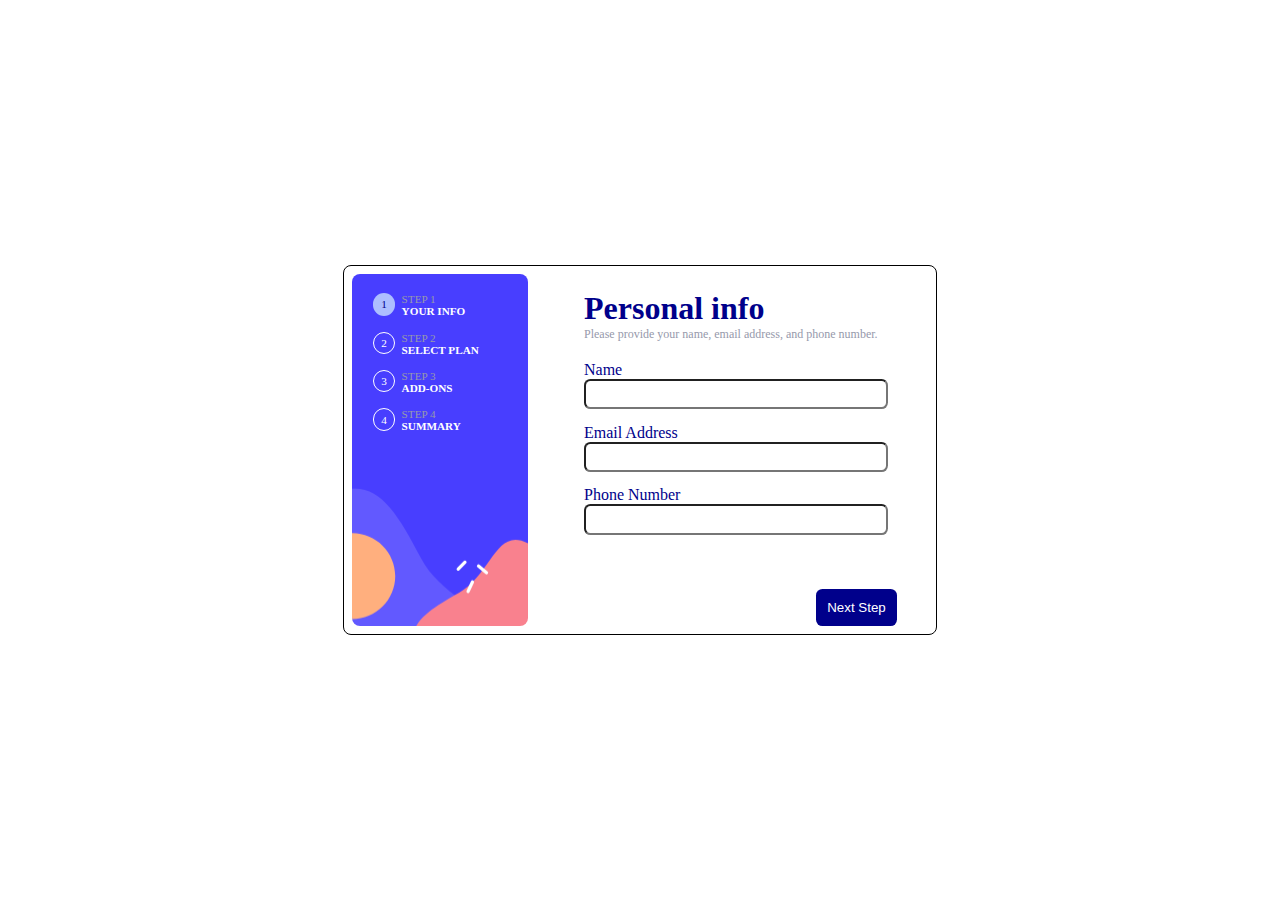
<file: index.html>
<!DOCTYPE html>
<html lang="en">
  <head>
    <meta charset="UTF-8" />
    <meta name="viewport" content="width=device-width, initial-scale=1.0" />
    <title>STEP FORM</title>
    <link rel="stylesheet" href="style.css" />
  </head>
  <body>
    <form>
      <main class="main-container">
        <section class="left-container">
          <div class="step-container">
            <div class="step">
              <div class="number blue">1</div>
              <div class="column">
                <div id="grey">STEP 1</div>
                <strong>YOUR INFO</strong>
              </div>
            </div>
            <div class="step">
              <div class="number">2</div>
              <div class="column">
                <div id="grey">STEP 2</div>
                <strong>SELECT PLAN</strong>
              </div>
            </div>
            <div class="step">
              <div class="number">3</div>
              <div class="column">
                <div id="grey">STEP 3</div>
                <strong>ADD-ONS</strong>
              </div>
            </div>
            <div class="step">
              <div class="number">4</div>
              <div class="column">
                <div id="grey">STEP 4</div>
                <strong>SUMMARY</strong>
              </div>
            </div>
          </div>
        </section>
        <section class="right-container">
          <div class="personal-container">
            <div class="personal-info">
              <h1>Personal info</h1>
              <p>Please provide your name, email address, and phone number.</p>
            </div>
            <div class="inputs">
              <p>Name</p>
              <input type="text" />
            </div>
            <div class="inputs">
              <p>Email Address</p>
              <input type="text" />
            </div>
            <div class="inputs">
              <p>Phone Number</p>
              <input type="text" />
            </div>
            <div class="btn-container">
              <button class="btn">
                <a href="STEP FORM 2.html">Next Step</a>
              </button>
            </div>
          </div>
        </section>
      </main>
    </form>

    <script src="script.js"></script>
  </body>
</html>
</file>
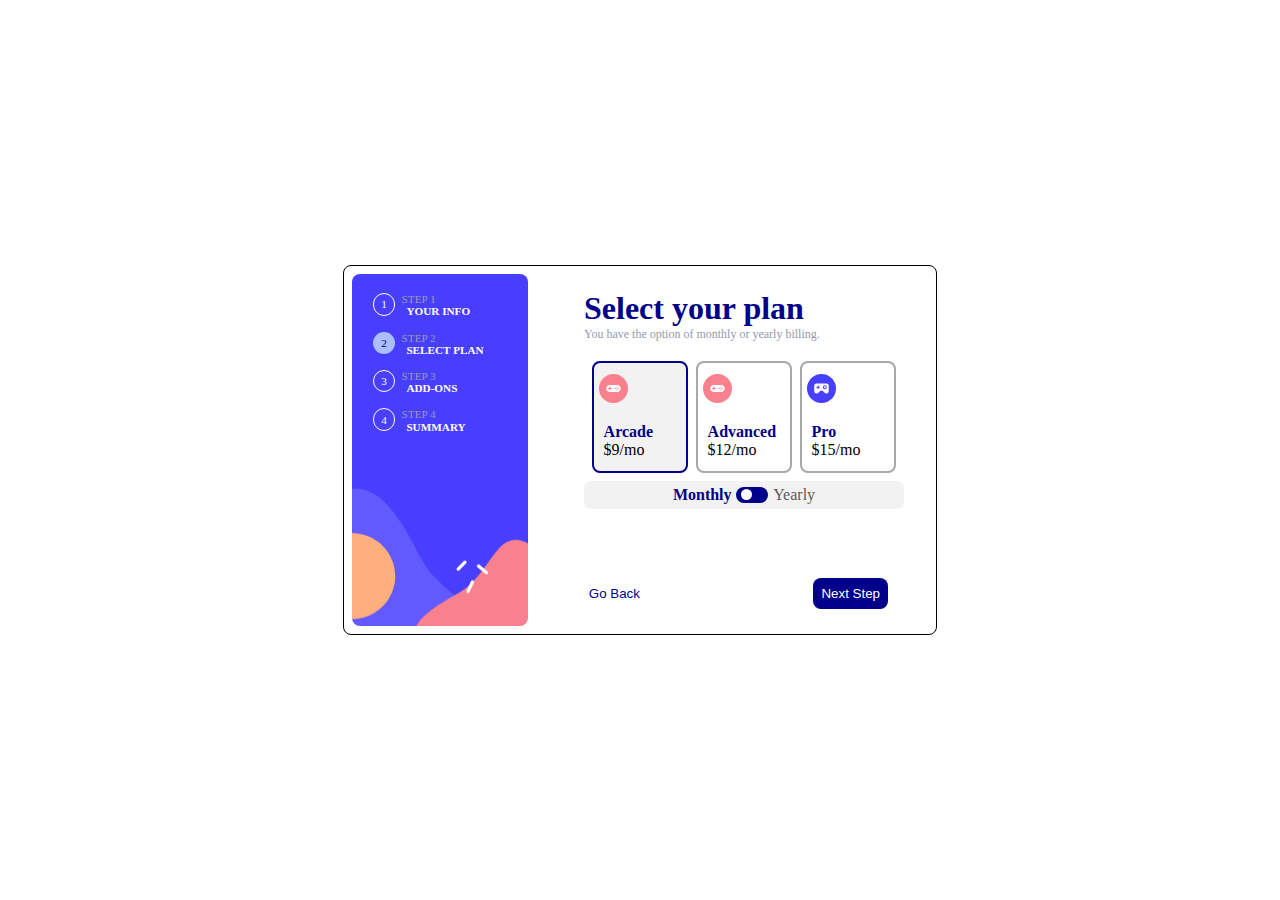
<file: STEP FORM 2.html>
<!DOCTYPE html>
<html lang="en">
  <head>
    <meta charset="UTF-8" />
    <meta name="viewport" content="width=device-width, initial-scale=1.0" />
    <title>STEP FORM2</title>
    <link rel="stylesheet" href="STEP FORM 2.css" />
  </head>
  <body>
    <main class="main-container">
      <section class="left-container">
        <div class="step-container">
          <div class="step">
            <div class="number">1</div>
            <div class="column">
              <div id="grey">STEP 1</div>
              <strong>YOUR INFO</strong>
            </div>
          </div>
          <div class="step">
            <div class="number blue">2</div>
            <div class="column">
              <div id="grey">STEP 2</div>
              <strong>SELECT PLAN</strong>
            </div>
          </div>
          <div class="step">
            <div class="number">3</div>
            <div class="column">
              <div id="grey">STEP 3</div>
              <strong>ADD-ONS</strong>
            </div>
          </div>
          <div class="step">
            <div class="number">4</div>
            <div class="column">
              <div id="grey">STEP 4</div>
              <strong>SUMMARY</strong>
            </div>
          </div>
        </div>
      </section>
      <section class="right-container">
        <div class="select-container">
          <div class="select">
            <h1>Select your plan</h1>
            <p>You have the option of monthly or yearly billing.</p>
          </div>
          <div class="box-container">
            <div class="box blue">
              <img src="icon-advanced.svg" />
              <div class="box-lower">
                <strong>Arcade</strong>
                <p>$9/mo</p>
              </div>
            </div>
            <div class="box">
              <img src="icon-advanced.svg" />
              <div class="box-lower">
                <strong>Advanced</strong>
                <p>$12/mo</p>
              </div>
            </div>
            <div class="box">
              <img src="icon-pro.svg" />
              <div class="box-lower">
                <strong>Pro</strong>
                <p>$15/mo</p>
              </div>
            </div>
          </div>
          <div id="bar">
            <strong>Monthly</strong>
            <div class="rect">
              <div class="circle">

              </div>
            </div>
            <p>Yearly</p>
          </div>
        </div>
        <div class="button-container">
          <button class="btn-white">
            <a href="index.html">Go Back</a>
          </button>
          <button class="btn-blue">
            <a href="STEP FORM3.html">Next Step</a>
          </button>
        </div>
      </section>
    </main>

    <script src="script.js"></script>
  </body>
</html>
</file>
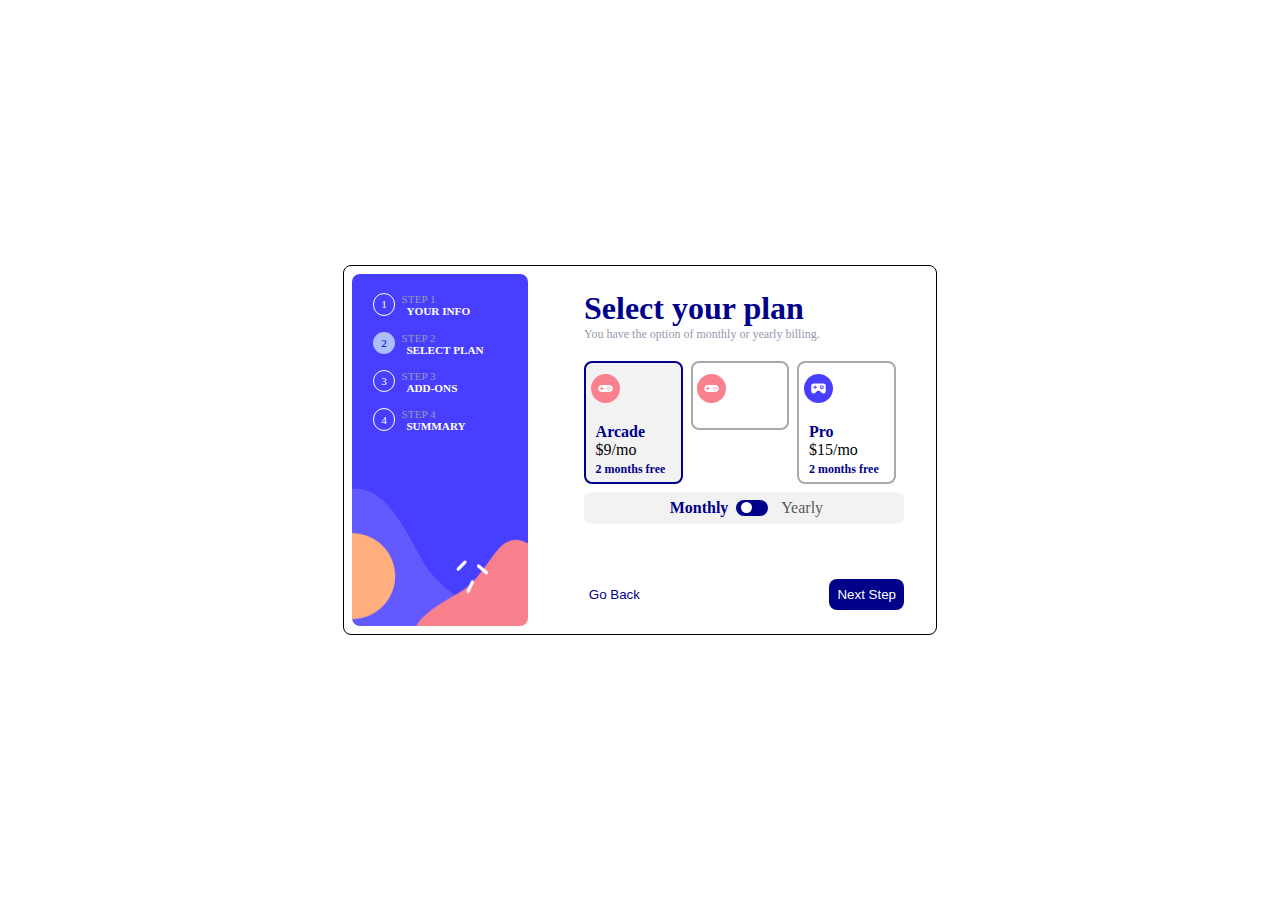
<file: STEP FORM3.html>
<!DOCTYPE html>
<html lang="en">
  <head>
    <meta charset="UTF-8" />
    <meta name="viewport" content="width=device-width, initial-scale=1.0" />
    <title>STEP FORM3</title>
    <link rel="stylesheet" href="STEP FORM3.css" />
  </head>
  <body>
    <main class="main-container">
      <section class="left-container">
        <div class="step-container">
          <div class="step">
            <div class="number">1</div>
            <div class="column">
              <div id="grey">STEP 1</div>
              <strong>YOUR INFO</strong>
            </div>
          </div>
          <div class="step">
            <div class="number blue">2</div>
            <div class="column">
              <div id="grey">STEP 2</div>
              <strong>SELECT PLAN</strong>
            </div>
          </div>
          <div class="step">
            <div class="number">3</div>
            <div class="column">
              <div id="grey">STEP 3</div>
              <strong>ADD-ONS</strong>
            </div>
          </div>
          <div class="step">
            <div class="number">4</div>
            <div class="column">
              <div id="grey">STEP 4</div>
              <strong>SUMMARY</strong>
            </div>
          </div>
        </div>
      </section>
      <section class="right-container">
        <div class="select-container">
          <div class="select">
            <h1>Select your plan</h1>
            <p>You have the option of monthly or yearly billing.</p>
          </div>
          <div class="box-container">
            <div class="box blue">
              <img src="icon-advanced.svg" />
              <div class="box-lower">
                <strong>Arcade</strong>
                <p>$9/mo</p>
                <strong id="strong">2 months free</strong>
              </div>
            </div>
            <div class="box">
              <img src="icon-advanced.svg" />
              <div class="box-lower second">
                <!-- <strong></strong>
                <p></p>
                <strong id="strong"></strong> -->
              </div>
            </div>
            <div class="box third">
              <img src="icon-pro.svg" />
              <div class="box-lower">
                <strong>Pro</strong>
                <p>$15/mo</p>
                <strong id="strong">2 months free</strong>
              </div>
            </div>
          </div>
          <div id="bar">
            <strong>Monthly</strong>
            <div class="rect">
              <div class="circle">

              </div>
            </div>
            <p>Yearly</p>
          </div>
          <div class="button-container">
            <button class="btn-white">
              <a href="STEP FORM7.html">Go Back</a>
            </button>
            <button class="btn-blue">
              <a href="STEP FORM4.html">Next Step</a>
            </button>
          </div>
        </div>
      </section>
    </main>

    <script src="script.js"></script>
  </body>
</html>
</file>
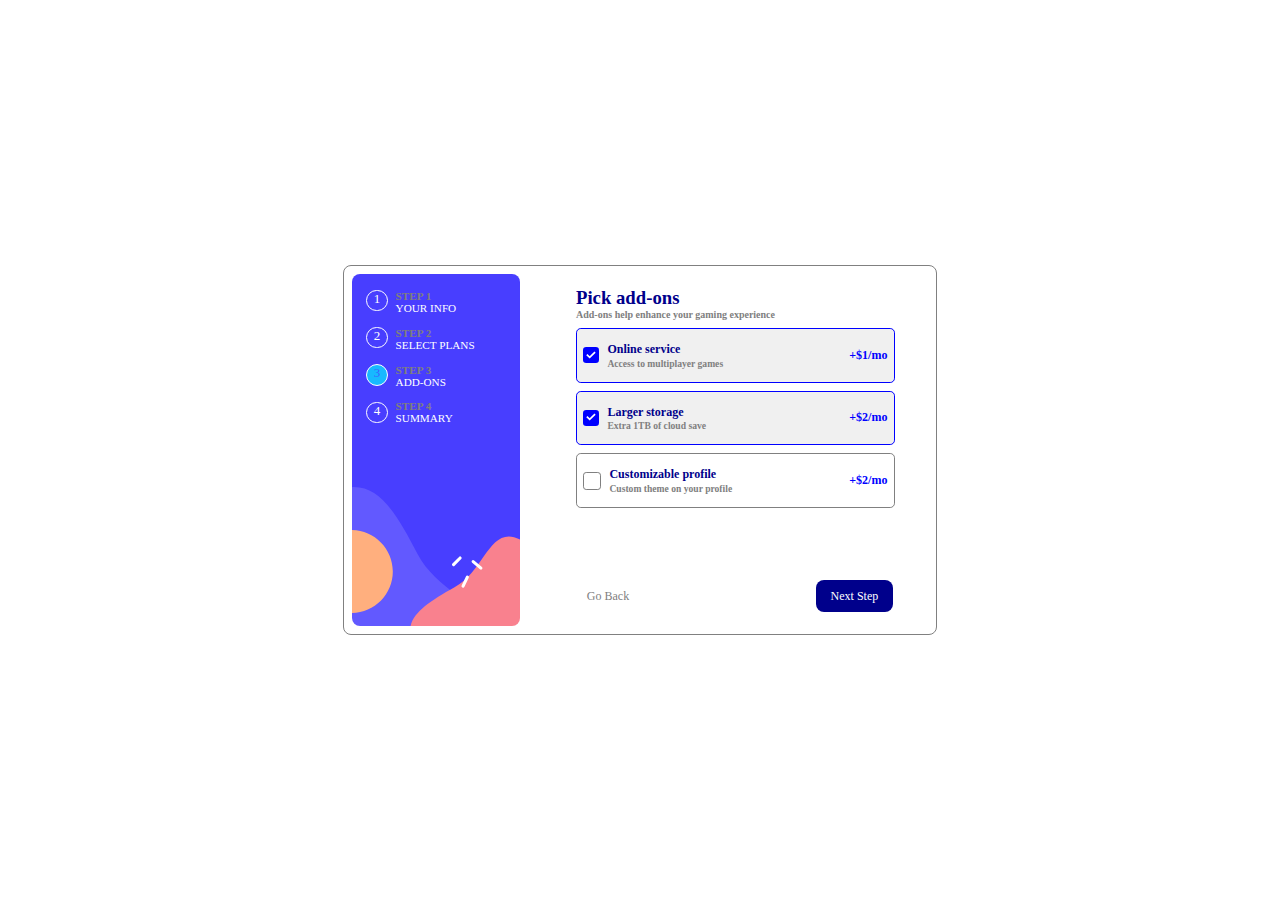
<file: STEP FORM4.html>
<!DOCTYPE html>
<html>
  <head>
    <link rel="stylesheet" type="text/css" href="STEP FORM4.css" />
    <title>STEP FORM4</title>
  </head>
  <body>
    <div class="white_back">
      <div class="blue_container">
        <div class="blue_back">
          <div class="align">
            <div class="number">
              <div class="one">1</div>
              <div class="two">2</div>
              <div class="three">3</div>
              <div class="four">4</div>
            </div>
            <div class="steps">
              <div class="step1">
                <div class="sp">STEP 1</div>
                <div>YOUR INFO</div>
              </div>
              <div class="step1">
                <div class="sp">STEP 2</div>
                <div>SELECT PLANS</div>
              </div>
              <div class="step1">
                <div class="sp">STEP 3</div>
                <div>ADD-ONS</div>
              </div>
              <div class="step1">
                <div class="sp">STEP 4</div>
                <div>SUMMARY</div>
              </div>
            </div>
          </div>
        </div>
      </div>
      <!-- ictzone123 -->
      <div class="plan_background">
        <div class="plan">
          <div class="upper">
            <div class="select_plan">
              <h3>Pick add-ons</h3>
            </div>
            <div class="option">
              <p>Add-ons help enhance your gaming experience</p>
            </div>
          </div>
          <div class="middle">
            <div class="game_back">
              <div class="bar_back">
                <div class="bar">
                  <div class="bluetick">
                    <div>
                      <svg
                        xmlns="http://www.w3.org/2000/svg"
                        width="10"
                        height="8"
                        viewBox="0 0 12 9"
                      >
                        <path
                          fill="none"
                          stroke="#FFF"
                          stroke-width="2"
                          d="m1 4 3.433 3.433L10.866 1"
                        />
                      </svg>
                    </div>
                  </div>
                  <div class="monthly">
                    Online service
                    <div class="access">Access to multiplayer games</div>
                  </div>
                  <div class="next">+$1/mo</div>
                </div>
              </div>
              <div class="bar_back">
                <div class="bar">
                  <div class="bluetick">
                    <div>
                      <svg
                        xmlns="http://www.w3.org/2000/svg"
                        width="10"
                        height="8"
                        viewBox="0 0 12 9"
                      >
                        <path
                          fill="none"
                          stroke="#FFF"
                          stroke-width="2"
                          d="m1 4 3.433 3.433L10.866 1"
                        />
                      </svg>
                    </div>
                  </div>
                  <div class="monthly">
                    Larger storage
                    <div class="access">Extra 1TB of cloud save</div>
                  </div>
                  <div class="next">+$2/mo</div>
                </div>
              </div>
              <div class="bar_back">
                <div class="bar bar1">
                  <div class="bluetick1">
                    <!-- <div>
                        <svg
                          xmlns="http://www.w3.org/2000/svg"
                          width="10"
                          height="8"
                          viewBox="0 0 12 9"
                        >
                          <path
                            fill="none"
                            stroke="#FFF"
                            stroke-width="2"
                            d="m1 4 3.433 3.433L10.866 1"
                          />
                        </svg>
                      </div> -->
                  </div>
                  <div class="monthly">
                    Customizable profile
                    <div class="access">Custom theme on your profile</div>
                  </div>
                  <div class="next">+$2/mo</div>
                </div>
              </div>
              <div class="lower">
                <div class="go">
                  <a href="STEP FORM3.html">Go Back</a>
                </div>
                <div class="step">
                  <a href="STEP FORM5.html">Next Step</a>
                </div>
              </div>
            </div>
          </div>
        </div>
      </div>
    </div>

    <script src="script.js"></script>
  </body>
</html>
</file>
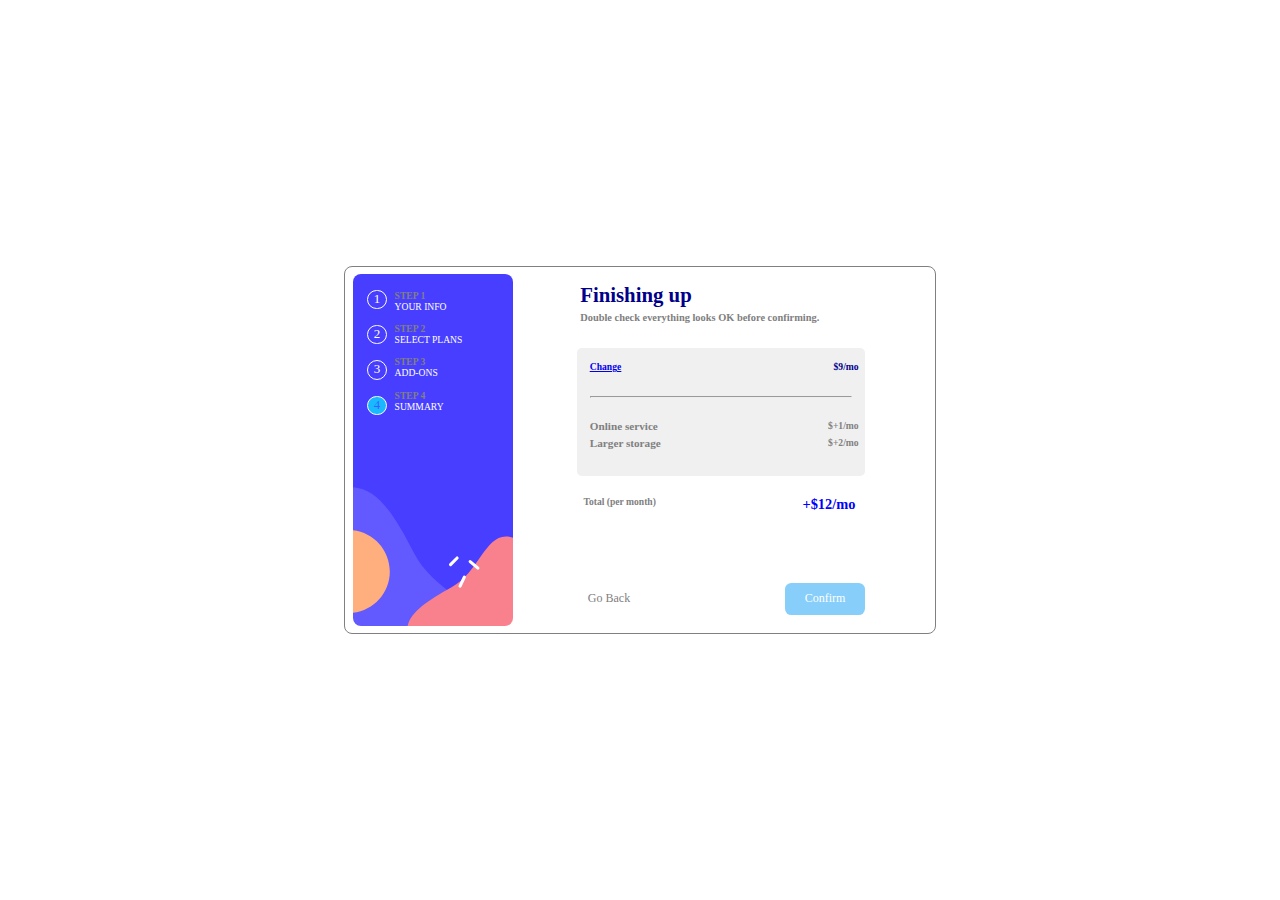
<file: STEP FORM5.html>
<!DOCTYPE html>
<html>
  <head>
    <link rel="stylesheet" type="text/css" href="STEP FORM5.css" />
    <title>STEP FORM5</title>
  </head>
  <body>
    <div class="container">
      <div class="white_back">
        <div class="blue_container">
          <div class="blue_back">
            <div class="align">
              <div class="number">
                <div class="one">1</div>
                <div class="two">2</div>
                <div class="three">3</div>
                <div class="four">4</div>
              </div>
              <div class="steps">
                <div class="step1">
                  <div class="sp">STEP 1</div>
                  <div>YOUR INFO</div>
                </div>
                <div class="step1">
                  <div class="sp">STEP 2</div>
                  <div>SELECT PLANS</div>
                </div>
                <div class="step1">
                  <div class="sp">STEP 3</div>
                  <div>ADD-ONS</div>
                </div>
                <div class="step1">
                  <div class="sp">STEP 4</div>
                  <div>SUMMARY</div>
                </div>
              </div>
            </div>
          </div>
        </div>
        <!-- ictzone123 -->
        <div class="plan_background">
          <div class="plan">
            <div class="upper">
              <div class="select_plan">Finishing up</div>
              <div class="option">
                Double check everything looks OK before confirming.
              </div>
            </div>
            <div class="middle">
              <div class="game_back">
                <div class="game"></div>
                <div class="online">
                  <div class="bar">
                    <div class="monthly">
                      <div class="combo">
                        <div class="arcade"></div>
                        <div class="access1">
                          <a href="STEP FORM 2.html">Change</a>
                        </div>
                      </div>
                      <div class="money1">$9/mo</div>
                    </div>
                    <hr />
                    <div class="service">
                      <div class="access">
                        <div>Online service</div>
                        <div class="money">$+1/mo</div>
                      </div>
                      <div class="access">
                        <div>Larger storage</div>
                        <div class="money">$+2/mo</div>
                      </div>
                    </div>
                  </div>
                </div>
                <div class="bar1">
                  <div class="monthly1">Total (per month)</div>
                  <div class="next1">+$12/mo</div>
                </div>
                <div class="lower">
                  <div class="go">
                    <a href="STEP FORM4.html">Go Back</a>
                  </div>
                  <div class="step">
                    <a href="STEP FORM6.html">Confirm</a>
                  </div>
                </div>
              </div>
            </div>
          </div>
        </div>
      </div>
    </div>

    <script src="script.js"></script>

  </body>
</html>
</file>
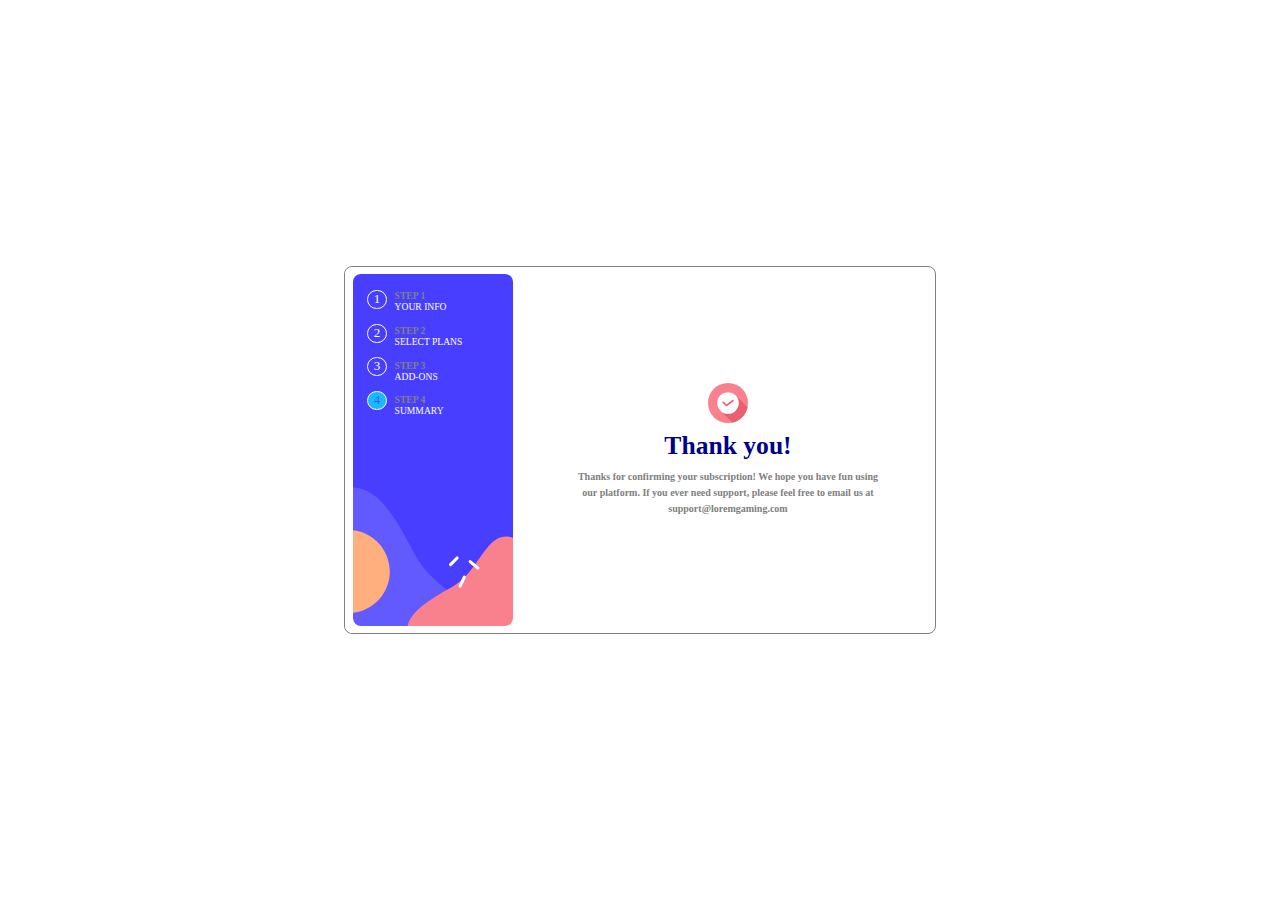
<file: STEP FORM6.html>
<!DOCTYPE html>
<html>
  <head>
    <link rel="stylesheet" type="text/css" href="STEP FORM6.css" />
    <title>STEP FORM6</title>
  </head>
  <body>
    <div class="container">
      <div class="white_back">
        <div class="blue_container">
          <div class="blue_back">
            <div class="align">
              <div class="number">
                <div class="one">1</div>
                <div class="two">2</div>
                <div class="three">3</div>
                <div class="four">4</div>
              </div>
              <div class="steps">
                <div class="step1">
                  <div class="sp">STEP 1</div>
                  <div>YOUR INFO</div>
                </div>
                <div class="step1">
                  <div class="sp">STEP 2</div>
                  <div>SELECT PLANS</div>
                </div>
                <div class="step1">
                  <div class="sp">STEP 3</div>
                  <div>ADD-ONS</div>
                </div>
                <div class="step1">
                  <div class="sp">STEP 4</div>
                  <div>SUMMARY</div>
                </div>
              </div>
            </div>
          </div>
        </div>
        <!-- ictzone123 -->
        <div class="plan_background">
          <div class="plan">
            <div class="upper">
              <svg
                xmlns="http://www.w3.org/2000/svg"
                width="40"
                height="40"
                viewBox="0 0 80 80"
              >
                <g fill="none">
                  <circle cx="40" cy="40" r="40" fill="#F9818E" />
                  <path
                    fill="#E96170"
                    d="M48.464 79.167c.768-.15 1.53-.321 2.288-.515a40.04 40.04 0 0 0 3.794-1.266 40.043 40.043 0 0 0 3.657-1.63 40.046 40.046 0 0 0 12.463-9.898A40.063 40.063 0 0 0 78.3 51.89c.338-1.117.627-2.249.867-3.391L55.374 24.698a21.6 21.6 0 0 0-15.332-6.365 21.629 21.629 0 0 0-15.344 6.365c-8.486 8.489-8.486 22.205 0 30.694l23.766 23.775Z"
                  />
                  <path
                    fill="#FFF"
                    d="M40.003 18.333a21.58 21.58 0 0 1 15.31 6.351c8.471 8.471 8.471 22.158 0 30.63-8.47 8.47-22.156 8.47-30.627 0-8.47-8.472-8.47-22.159 0-30.63a21.594 21.594 0 0 1 15.317-6.35Zm9.865 15c-.316.028-.622.15-.872.344l-12.168 9.13-5.641-5.642c-1.224-1.275-3.63 1.132-2.356 2.356l6.663 6.663c.56.56 1.539.63 2.173.156l13.326-9.995c1.122-.816.43-2.993-.956-3.013a1.666 1.666 0 0 0-.17 0Z"
                  />
                </g>
              </svg>
              <div class="select_plan">
                <h1>Thank you!</h1>
              </div>
              <div class="option">
                <p>
                  Thanks for confirming your subscription! We hope you have fun
                  using our platform. If you ever need support, please feel free
                  to email us at support@loremgaming.com
                </p>
              </div>
            </div>
          </div>
        </div>
      </div>
    </div>
  </body>
</html>
</file>
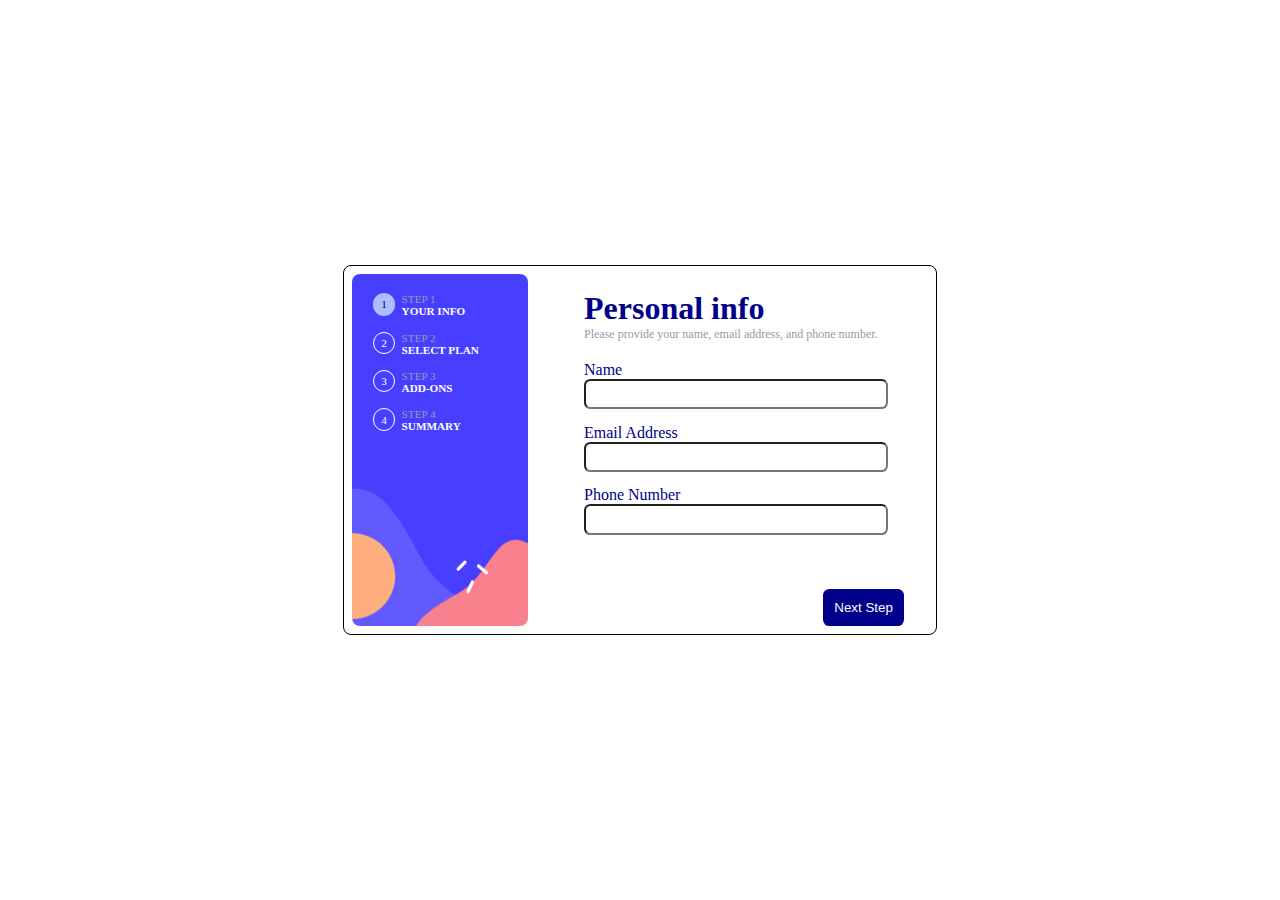
<file: STEP FORM7.html>
<!DOCTYPE html>
<html lang="en">
  <head>
    <meta charset="UTF-8" />
    <meta name="viewport" content="width=device-width, initial-scale=1.0" />
    <title>STEP FORM7</title>
    <link rel="stylesheet" href="STEP FORM7.css" />
  </head>
  <body>
    <form>
      <main class="main-container">
        <section class="left-container">
          <div class="step-container">
            <div class="step">
              <div class="number blue">1</div>
              <div class="column">
                <div id="grey">STEP 1</div>
                <strong>YOUR INFO</strong>
              </div>
            </div>
            <div class="step">
              <div class="number">2</div>
              <div class="column">
                <div id="grey">STEP 2</div>
                <strong>SELECT PLAN</strong>
              </div>
            </div>
            <div class="step">
              <div class="number">3</div>
              <div class="column">
                <div id="grey">STEP 3</div>
                <strong>ADD-ONS</strong>
              </div>
            </div>
            <div class="step">
              <div class="number">4</div>
              <div class="column">
                <div id="grey">STEP 4</div>
                <strong>SUMMARY</strong>
              </div>
            </div>
          </div>
        </section>
        <section class="right-container">
          <div class="personal-container">
            <div class="personal-info">
              <h1>Personal info</h1>
              <p>Please provide your name, email address, and phone number.</p>
            </div>
            <div class="inputs">
              <p>Name</p>
              <input type="text" />
            </div>
            <div class="inputs">
              <p>Email Address</p>
              <input type="text" />
            </div>
            <div class="inputs">
              <p>Phone Number</p>
              <input type="text" />
            </div>
            <button class="btn">
              <a href="STEP FORM 2.html">Next Step</a> 
            </button>
          </div>
        </section>
      </main>
    </form>

    <script src="script.js"></script>

  </body>
</html>
</file>
<file: style.css>
* {
  padding: 0;
  margin: 0;
  box-sizing: border-box;
}

body {
  width: 100%;
  height: 100vh;
  display: flex;
  justify-content: center;
  align-items: center;
}

.main-container {
  display: flex;
  border: 0.1rem solid;
  border-radius: 0.5rem;
}

.left-container {
  display: flex;
  justify-content: center;
  align-items: center;
  padding: 0.5rem;
}

.right-container {
  width: 25rem;
}

.step-container {
  width: 11rem;
  height: 22rem;
  border-radius: 0.5rem;
  padding: 1.2rem 0.8rem;
  background-image: url("bg-sidebar-desktop.svg");
  background-position: center;
  background-size: cover;
}

.personal-container {
  width: 20rem;
  display: flex;
  flex-direction: column;
  margin: 0.5rem 3rem;
}

.step {
  display: grid;
  grid-template-columns: 1rem 2fr;
  padding-left: 0.5rem;
  font-size: 0.7rem;
  color: white;
}

.step .blue {
  color: darkblue;
  background-color: hsl(228, 100%, 84%);
  border: 0;
}

.column {
  margin-bottom: 0.9rem;
  margin-left: 0.8rem;
}

.number {
  border: 0.1rem solid;
  border-radius: 50%;
  width: 1.4rem;
  height: 1.4rem;
  display: flex;
  align-items: center;
  justify-content: center;
}

#grey {
  color: hsl(231, 11%, 63%);
}

.personal-info {
  margin-bottom: 1.2rem;
}

.personal-info h1 {
  margin-top: 1rem;
  color: darkblue;
}

.personal-info p {
  font-size: 0.75rem;
  color: hsl(231, 11%, 63%);
}

.inputs {
  display: flex;
  flex-direction: column;
  margin-bottom: 0.9rem;
}

.inputs p {
  color: darkblue;
}

input {
  width: 19rem;
  height: 1.9rem;
  border-radius: 0.4rem;
  outline: 0;
  padding: 0.3rem;
  cursor: pointer;
  border-color: solid hsl(231, 11%, 63%);
}

input:hover {
  border-color: blue;
}

button {
  width: fit-content;
  margin-left: auto;
  margin-top: 2.5rem;
  padding: 0.7rem;
  border-radius: 0.4rem;
  background-color: darkblue;
  color: white;
  border: 0;
  cursor: pointer;
}

button:hover {
  background-color: lightblue;
}

button a {
  color: white;
  text-decoration: none;
}

.btn-container .btn{
  margin-left: 14.5rem;
}

@media (max-width: 400px) {
  body {
    flex-basis: 100%;
  }

  .main-container {
    flex-direction: column;
    width: 100vw;
    height: 100vh;
    background-color: rgb(240, 255, 250);
  }

  .right-container {
    display: flex;
    justify-content: center;
    align-items: center;
    width: 20.5rem;
    height: 19rem;
    margin: 0.3rem auto;
  }

  .personal-container {
    width: 100%;
    height: 26rem;
    background-color: white;
    margin: 0.7rem;
    border-radius: 0.5rem;
    padding: 0.8rem;
  }

  .left-container {
    padding: 0;
    border-radius: 0rem;
  }

  .step-container {
    display: flex;
    align-items: center;
    justify-content: center;
    width: 100%;
    height: 9rem;
    background-image: url("bg-sidebar-mobile.svg");
  }

  .step {
    margin: 0.2rem;
  }

  input {
    width: 17rem;
  }
  .btn {
    margin-left: 0;
  }

  .column {
    display: none;
  }

  .personal-info p {
    width: 17rem;
    font-size: 1.25rem;
  }

  .personal-info h1 {
    font-size: 1.8rem;
  }

  .personal-container .btn{
    margin-top: 10rem;
    margin-left: 11rem;
  }

  .btn-container .btn{
    margin-left: 11.5rem;
  }
}
</file>
<file: STEP FORM 2.css>
@import url('https://fonts.googleapis.com/css2?family=Poppins:wght@400;500;600;700;800;900&display=swap');

* {
  padding: 0;
  margin: 0;
  box-sizing: border-box;
}

body {
  width: 100%;
  height: 100vh;
  display: flex;
  justify-content: center;
  align-items: center;
}

.main-container {
  display: flex;
  border: 0.1rem solid;
  border-radius: 0.5rem;
}

.left-container {
  display: flex;
  justify-content: center;
  align-items: center;
  padding: 0.5rem;
}

.right-container {
  width: 25rem;
}

.step-container {
  width: 11rem;
  height: 22rem;
  border-radius: 0.5rem;
  padding: 1.2rem 0.8rem;
  background-image: url("bg-sidebar-desktop.svg");
  background-position: center;
  background-size: cover;
}

.select-container {
  width: 20rem;
  height: 12rem;
  display: flex;
  flex-direction: column;
  margin: 0.5rem 3rem;
}

.button-container {
  margin: 7rem auto 1rem;
  display: flex;
  justify-content: center;
  width: 19rem;
}

.box-container {
  display: flex;
  justify-content: space-evenly;
}

.box img{
  width: 1.8rem;
  margin-top: 0.4rem;
}

.box {
  width: 6rem;
  height: 7rem;
  border: 0.15rem solid darkgrey;
  padding: 0.3rem;
  border-radius: 0.5rem;
  cursor: pointer;
}

.box:hover{
  border: 0.15rem solid darkblue;
}

.blue{
  background-color: rgb(243, 242, 242);
  border: 0.15rem solid darkblue;
}

.box-lower {
  margin-top: 1rem;
}

.box-lower p{
  margin-left: 0.3rem;
}

strong{
  color: darkblue;
}

#bar {
  margin-top: 0.5rem;
  display: flex;
  justify-content: center;
  align-items: center;
  width: 100%;
  background-color: rgb(243, 242, 242);
  border-radius: 0.5rem;
}

#bar p,
strong {
  padding: 0.3rem;
}

#bar strong {
  color: darkblue;
}

#bar p {
  color: rgb(90, 90, 90);
}

.rect {
  width: 2rem;
  height: 1rem;
  background-color: darkblue;
  border-radius: 0.5rem;
}

.circle {
  width: 0.7rem;
  height: 0.7rem;
  border-radius: 50%;
  background-color: white;
  position: relative;
  top: 0.1rem;
  left: 0.3rem;
}

.step {
  display: grid;
  grid-template-columns: 1rem 2fr;
  padding-left: 0.5rem;
  font-size: 0.7rem;
  color: white;
}

.step .blue {
  color: darkblue;
  background-color: hsl(228, 100%, 84%);
  border: 0;
}

.column {
  margin-bottom: 0.9rem;
  margin-left: 0.8rem;
}

.column strong{
  color: white;
}

.number {
  border: 0.1rem solid;
  border-radius: 50%;
  width: 1.4rem;
  height: 1.4rem;
  display: flex;
  align-items: center;
  justify-content: center;
}

#grey {
  color: hsl(231, 11%, 63%);
}

.select {
  margin-bottom: 1.2rem;
}

.select h1 {
  margin-top: 1rem;
  color: darkblue;
}

.select p {
  font-size: 0.75rem;
  color: hsl(231, 11%, 63%);
}

.btn-blue {
  background-color: darkblue;
  padding: 0.5rem;
  border: 0;
  border-radius: 0.5rem;
  margin-left: auto;
}

.btn-blue a {
  color: white;
  text-decoration: none;
}

.btn-white {
  background-color: white;
  padding: 0.3rem;
  border: 0;
  border-radius: 0.5rem;
}

.btn-white a {
  color: darkblue;
  text-decoration: none;
}


@media (max-width: 400px) {

  body{
   flex-basis: 100%;
  }

  .main-container{
    display: flex;
    flex-direction: column;
    width: 100vw;
    height: 100vh;
    background-color: rgb(230, 242, 250);
    padding: 0;
    position: relative;
  }

  .button-container {
    width: 80%;
    margin: 24rem auto 1rem;
    width: 19rem;
    padding: 0.7rem;
  }

  .left-container {
    padding: 0;
    /* border-radius: 0rem; */
  }

  .right-container{
    width: 100%;
    height: 30rem;
  }

  .select-container{
    width: 18rem;
    height: 26rem;
    background-color: white;
    border-radius: 0.4rem;
    padding: 0.6rem;
    margin: 0.4rem auto;
    position: absolute;
    top: 5rem;
    left: 2rem;
  }

  .step-container{
    display: flex;
    justify-content: center;
    width: 100%;
    height: 9rem;
    background-image: url("bg-sidebar-mobile.svg");
  }

  .select{
    width: 12rem;
  }

  .select p{
    width: 16rem;
    font-size: 1.2rem;
  }

  .column{
    display: none;
  }

  .step{
    margin: 0.15rem;
  }

  #bar{
    margin: 1.8rem auto;
    width: 100%;
  }

  .box-container{
    display: flex;
    flex-direction: column;
    width: 17rem;
  }

  .box{
    display: flex;
    width: 100%;
    height: fit-content;
    margin: 0.2rem;
  }

  .box img{
    margin-right: 0.3rem;
  }
}
</file>
<file: STEP FORM3.css>
@import url('https://fonts.googleapis.com/css2?family=Poppins:wght@400;500;600;700;800;900&display=swap');

* {
  padding: 0;
  margin: 0;
  box-sizing: border-box;
}

body {
  width: 100%;
  height: 100vh;
  display: flex;
  justify-content: center;
  align-items: center;
}

.main-container {
  display: flex;
  border: 0.1rem solid;
  border-radius: 0.5rem;
}

.left-container {
  display: flex;
  justify-content: center;
  align-items: center;
  padding: 0.5rem;
}

.right-container {
  width: 25rem;
}

.step-container {
  width: 11rem;
  height: 22rem;
  border-radius: 0.5rem;
  padding: 1.2rem 0.8rem;
  background-image: url("bg-sidebar-desktop.svg");
  background-position: center;
  background-size: cover;
}

.select-container {
  width: 20rem;
  height: 21rem;
  display: flex;
  flex-direction: column;
  margin: 0.5rem 3rem;
}

.box-container {
  display: flex;
  justify-content: space-evenly;
}

.box img{
  width: 1.8rem;
  margin-top: 0.4rem;
}

.box {
  width: 100%;
  height: fit-content;
  border: 0.15rem solid darkgrey;
  padding: 0.3rem;
  border-radius: 0.5rem;
  cursor: pointer;
  margin-right: 0.5rem;
}

.box:hover{
  border: 0.15rem solid darkblue;
}

.blue{
  background-color: rgb(243, 242, 242);
  border: 0.15rem solid darkblue;
}

.box-lower {
  margin-top: 1rem;
}

.box-lower p{
  margin-left: 0.3rem;
}

strong{
  color: darkblue;
}

#strong{
    font-size: 0.75rem;
}

#bar {
  margin-top: 0.5rem;
  display: flex;
  justify-content: center;
  align-items: center;
  width: 100%;
  background-color: rgb(243, 242, 242);
  border-radius: 0.5rem;
}

#bar p,
strong {
  margin-left: 0.3rem;
}

#bar strong {
  color: darkblue;
}

#bar p {
  color: rgb(90, 90, 90);
}

.rect {
  width: 2rem;
  height: 1rem;
  background-color: darkblue;
  border-radius: 0.5rem;
  margin: 0.5rem;
}

.circle {
  width: 0.7rem;
  height: 0.7rem;
  border-radius: 50%;
  background-color: white;
  position: relative;
  top: 0.1rem;
  left: 0.3rem;
}

.step {
  display: grid;
  grid-template-columns: 1rem 2fr;
  padding-left: 0.5rem;
  font-size: 0.7rem;
  color: white;
}

.step .blue {
  color: darkblue;
  background-color: hsl(228, 100%, 84%);
  border: 0;
}

.column {
  margin-bottom: 0.9rem;
  margin-left: 0.8rem;
}

.column strong{
  color: white;
}

.number {
  border: 0.1rem solid;
  border-radius: 50%;
  width: 1.4rem;
  height: 1.4rem;
  display: flex;
  align-items: center;
  justify-content: center;
}

#grey {
  color: hsl(231, 11%, 63%);
}

.select {
  margin-bottom: 1.2rem;
}

.select h1 {
  margin-top: 1rem;
  color: darkblue;
}

.select p {
  font-size: 0.75rem;
  color: hsl(231, 11%, 63%);
}

.button-container {
  margin-top: auto;
  display: flex;
  justify-content: space-between;
}

.btn-blue {
  background-color: darkblue;
  padding: 0.5rem;
  border: 0;
  border-radius: 0.5rem;
}

.btn-blue a {
  color: white;
  text-decoration: none;
}

.btn-white {
  background-color: white;
  padding: 0.3rem;
  border: 0;
  border-radius: 0.5rem;
}

.btn-white a {
  color: darkblue;
  text-decoration: none;
}

  @media (max-width: 400px) {

  body{
   flex-basis: 100%;
  }

  .main-container{
    display: flex;
    flex-direction: column;
    width: 100vw;
    height: 100vh;
    background-color: rgb(230, 242, 250);
    padding: 0;
    position: relative;
  }

  .button-container {
    width: 80%;
    width: 17rem;
    padding: 0.7rem;
  }

  .left-container {
    padding: 0;
  }

  .right-container{
    width: 100%;
    height: 30rem;
  }

  .select-container{
    width: 18rem;
    height: 30rem;
    background-color: white;
    border-radius: 0.4rem;
    padding: 0.6rem;
    margin: 0.4rem auto;
    position: absolute;
    top: 5rem;
    left: 2rem;
    margin: auto;
  }

  .step-container{
    display: flex;
    justify-content: center;
    width: 100%;
    height: 9rem;
    background-image: url("bg-sidebar-mobile.svg");
  }

  .select{
    width: 12rem;
  }

  .select p{
    width: 16rem;
    font-size: 1.2rem;
  }

  .column{
    display: none;
  }

  .step{
    margin: 0.15rem;
  }

  #bar{
    margin: 1.8rem auto;
    width: 100%;
  }

  .box-container{
    display: flex;
    flex-direction: column;
    width: 17rem;
  }

  .box{
    display: flex;
    width: 100%;
    height: fit-content;
    margin: 0.2rem;
  }

  .box img{
    margin-right: 0.3rem;
  }
}
</file>
<file: STEP FORM4.css>
@import url("https://fonts.googleapis.com/css2?family=Poppins:wght@400;500;600;700;800;900&display=swap");

* {
  margin: 0;
}

html{
  margin: 0rem 0rem 0rem 0rem;
}

body {
  width: 100%;
  height: 100vh;
  display: flex;
  justify-content: center;
  align-items: center;
  padding: 0;
}

.white_back {
  display: flex;
  background-color: white;
  width: 37rem;
  height: 23rem;
  border-radius: 0.5rem;
  border: solid grey 0.1rem;
}

.blue_container {
  display: flex;
  justify-content: center;
  align-items: center;
  padding: 0.5rem;
}

.blue_back {
  background-image: url("bg-sidebar-desktop.svg");
  background-position: center;
  background-color: blue;
  background-size: cover;
  width: 10.5rem;
  height: 22rem;
  border-radius: 0.5rem;
  display: flex;
  flex-direction: row;
}

.align {
  display: flex;
  flex-direction: row;
  margin-left: 0.9rem;
  margin-top: 1rem;
}

.step1 {
  font-size: 0.7rem;
  color: white;
  margin-bottom: 0.8rem;
}

.one,
.two,
.three,
.four {
  color: white;
  font-size: small;
  text-align: center;
  width: 1.2rem;
  height: 1.2rem;
  border-radius: 0.7rem;
  background-color: rgba(0, 0, 255, 0);
  margin: 0rem 0rem 1rem 0rem;
  border: solid 0.1rem white;
}

.three {
  color: rgba(98, 0, 255, 0.514);
  background-color: rgba(0, 247, 255, 0.664);
}

.sp {
  color: grey;
  font-weight: 600;
}

.number {
  margin-right: 0.5rem;
}

.plan_background {
  width: 26rem;
  height: 15rem;
  font-family: raleway;
  flex-direction: column;
  height: 22rem;
}

.plan {
  height: 18rem;
}

.upper {
  margin-left: 3rem;
  margin-top: 1.3rem;
}

.middle {
  margin-left: 3rem;
}

.select_plan {
  font-weight: 600;
  color: darkblue;
}

.option {
  color: grey;
  font-size: 10px;
  font-weight: 600;
}

/* .game {
  display: flex;
  flex-direction: row;
  justify-content: center;
  align-content: center;
  width: 15rem;
  margin-top: 0.4rem;
  font-weight: 700;
} */

.bar {
  display: flex;
  flex-direction: row;
  align-items: center;
  background-color: rgba(211, 211, 211, 0.336);
  width: 19rem;
  height: 2.5rem;
  font-size: 12px;
  border-radius: 0.3rem;
  margin-top: 0.5rem;
  color: white;
  font-weight: 700;
  border: solid blue 0.1rem;
  padding: 0.4rem;
  cursor: pointer;
}

.bluetick {
  background-color: blue;
  width: 1rem;
  height: 1rem;
  border-radius: 0.2rem;
  margin-right: 0.5rem;
  display: flex;
  align-items: center;
  justify-content: center;
}

.bluetick1 {
  background-color: white;
  border: solid 0.1rem grey;
  width: 1rem;
  height: 1rem;
  border-radius: 0.2rem;
  margin-right: 0.5rem;
  display: flex;
  align-items: center;
}

.bar1 {
  background-color: white;
  border: solid grey 0.1rem;
}

.bar1:hover {
  border-color: blue;
  transition: 0.5s;
}

.online {
  display: flex;
  justify-content: center;
}


.lower {
  display: flex;
  flex-direction: row;
  justify-content: start;
  font-size: 12px;
  margin-top: 4.5rem;
}

.go {
  color: grey;
  background-color: white;
  width: 4rem;
  height: 2rem;
  display: flex;
  justify-content: center;
  align-items: center;
}

.step {
  color: white;
  background-color: darkblue;
  width: 4.8rem;
  height: 2rem;
  display: flex;
  justify-content: center;
  align-items: center;
  border-radius: 0.5rem;
  margin-left: 11rem;
}

.go a {
  text-decoration: none;
  color: grey;
}

.step a {
  text-decoration: none;
  color: white;
}

.monthly {
  color: darkblue;
}

.access {
  color: grey;
  font-size: 0.6rem;
  margin-top: 0.05rem;
}

.next {
  color: blue;
  margin-left: auto;
}

@media (max-width: 400px) {
  body{
    width: auto;
    height: auto;
  }
}
</file>
<file: STEP FORM5.css>
*{
    padding: 0;
    margin: 0;
    box-sizing: border-box;
}

.container{
    display: flex;
    justify-content: center;
    align-items: center;
    width: 100vw;
    height: 100vh;
}

.white_back{
    display: flex;
    flex-direction: row;
    background-color: white;
    width: 37rem;
    height: 23rem;
    border-radius: 0.5rem; 
    border: solid grey 0.1rem;
}

.blue_container{
    display: flex;
    align-items: center;
    justify-content: center;
    padding: 0.5rem;
}

.blue_back{
    background-image: url('bg-sidebar-desktop.svg');
    background-position: center;
    background-color: blue;
    background-size: cover;
    width: 10rem;
    height: 22rem;
    border-radius: 0.5rem;
    display: flex;
    flex-direction: row;
}

.align{
    display: flex;
    flex-direction: row;
    margin-left: 0.9rem;
    margin-top: 1rem;
    font-family: raleway;
}

.step1{
    font-size: 0.6rem;
    color: white;
    margin-bottom: 0.7rem;
}

.one,
.two,
.three,
.four{
    color: white;
    font-size: small;
    text-align: center;
    width: 1.2rem;
    height: 1.2rem;
    border-radius: 0.7rem;
    background-color: rgba(0, 0, 255, 0);
    margin: 0rem 0rem 1rem 0rem;
    border: solid 0.1rem white;
}

.four{
    color: rgba(98, 0, 255, 0.514);
    background-color: rgba(0, 247, 255, 0.664);
}

.sp{
color: grey;
font-weight: 600;
}



.number{
    margin-right: 0.5rem;
}

.plan_background{
    width: 25rem;
    height: 15rem;
    font-family: raleway;
    display: flex;
    align-items: center;
    justify-content: center;
    flex-direction: column;

    /* margin-left: rem; */
}

.plan{
    height: 13rem;
}

.upper{
    margin-left: 0.2rem;
}

.select_plan{
    font-weight: 600;
    color: darkblue;
    font-size: 1.3rem;
    margin-bottom: 0.3rem;
}

.option{
    color: grey;
    font-size: 0.65rem;
    font-weight: 600;
}

.game{
    display: flex;
    flex-direction: row;
    justify-content: center;
    align-content: center;
    width: 15rem;
    margin-top: 0.4rem;
    font-weight: 700;
}

.arcade{
    font-size: 0.7rem;
    color: darkblue;
    font-weight: 700;
}

.bar{
    display: flex;
    flex-direction: column;
    align-items: start;
    background-color: rgba(211, 211, 211, 0.336);
    width: 18rem;
    height: 8rem;
    font-size: 12px;
    border-radius: 0.3rem;
    margin-top: 1.2rem;
    margin-bottom: 0.8rem;
    color: white;
    font-weight: 700;
    padding: 0.8rem;
}

.bluetick{
    background-color: blue;
    width: 1rem;
    height: 1rem;
    border-radius: 0.2rem;
    margin-right: 0.5rem;
    display: flex;
    align-items: center;
    justify-content: center;
}

.bluetick1{
    background-color: white;
    border: solid 0.1rem grey;
    width: 1rem;
    height: 1rem;
    border-radius: 0.2rem;
    margin-right: 0.5rem;
    display: flex;
    align-items: center;
}

.bar1{
    display: flex;
    width: 17.8rem;
    font-size: 12px;
    font-weight: 700;
    padding: 0.4rem;

}

.monthly{
    display: flex;
    flex-direction: row;
    align-items: center;
    color: grey;
    width: 16.8rem;
    font-size: 0.6rem;
}

.monthly1{
    color: grey;
    width: fit-content;
    font-size: 0.6rem;
}

.next1{
    margin-left: auto;
    color: blue;
    text-align: center;
    font-size: 0.9rem;
}

.online{
    display: flex;
    justify-content: center;
    font-size: 0cm;
}

.inner{
    margin-top: 0.09rem;
    width: 0.8rem;
    height: 0.8rem;
    background-color: white;
    margin-left: 1.1rem;
    border-radius: 2rem;
}

.button{
    width: 2rem;
    height: 1.0rem;
    background-color: darkblue;
    border-radius: 0.5rem;
    margin: 0rem 0.5rem;
}

.arc{
    color: grey;
}

.lower
{
    display: flex;
    flex-direction: row;
    font-size: 12px;
    margin-top: 4rem;
    width: 100%;
}

.go{
    color: grey;
    background-color: white;
    width: 4rem;
    height: 2rem;
    display: flex;
    justify-content: center;
    align-items: center;
}

.step{
    color: white;
    background-color: lightskyblue;
    width: 5rem;
    height: 2rem;
    display: flex;
    justify-content: center;
    align-items: center;
    border-radius: 0.4rem;
    margin-left: auto;
}

.step:hover{
    background-color: lightblue;
}

.go a{
    text-decoration: none;
    color: grey;
}

.step a{
    text-decoration: none;
    color: white;
}

img{
    margin-top: 0.5rem;
    margin-left: 0.4rem;
    margin-bottom: 1rem;    
}

.access{
    color: grey;
    font-size: 0.7rem;
    margin-top: 0.35rem;
    display: flex;
    flex-direction: row;
    width: 16.8rem;
}

.access1{
    text-decoration: underline;
}

.access1:hover{
    margin-top: 0.3rem;
    flex-direction: column;
    cursor: pointer;
    color: darkblue;
}

.next{
    color: blue;
}

.line{
    width: 15rem;
    height: 0.1rem;
    background-color: rgba(128, 128, 128, 0.5);
    margin-top: 0.7rem;
}

.line1{
    width: 2.4rem;
    height: 0.1rem;
    background-color: grey;
    margin-top: none;
    color: blue;
}

.service{
    margin-top: 1rem;
}

.money{
    margin-left: auto;
    font-size: 0.6rem;
}

.money1{
    color: darkblue;
    margin-left: auto;
    font-size: 0.6rem;
}

.combo{
    width: 6.3rem;
}

hr{
    margin-top: 1.5rem;
    width: 100%;
}
</file>
<file: STEP FORM6.css>
* {
  margin: 0;
  padding: 0;
  box-sizing: border-box;
}

.container {
  display: flex;
  justify-content: center;
  align-items: center;
  width: 100vw;
  height: 100vh;
}

.white_back {
  display: flex;
  flex-direction: row;
  background-color: white;
  width: 37rem;
  height: 23rem;
  border-radius: 0.5rem;
  border: solid grey 0.1rem;
}

.blue_container {
  background-color: white;
  display: flex;
  justify-content: center;
  align-items: center;
  border-radius: 0.5rem;
  padding: 0.5rem;
}

.blue_back {
  background-image: url("bg-sidebar-desktop.svg");
  background-position: center;
  background-color: blue;
  background-size: cover;
  width: 10rem;
  height: 22rem;
  border-radius: 0.5rem;
  display: flex;
  flex-direction: row;
}

.align {
  display: flex;
  flex-direction: row;
  margin-left: 0.9rem;
  margin-top: 1rem;
  font-family: raleway;
}

.step1 {
  font-size: 0.6rem;
  color: white;
  margin-bottom: 0.8rem;
}

.one,
.two,
.three,
.four {
  color: white;
  font-size: small;
  text-align: center;
  width: 1.2rem;
  height: 1.2rem;
  border-radius: 0.7rem;
  background-color: rgba(0, 0, 255, 0);
  margin: 0rem 0rem 0.9rem 0rem;
  border: solid 0.1rem white;
}

.four {
  color: rgba(98, 0, 255, 0.514);
  background-color: rgba(0, 247, 255, 0.664);
}

.sp {
  color: grey;
  font-weight: 600;
}

.number {
  margin-right: 0.5rem;
}

.plan_background {
  width: 18.5rem;
  height: 18rem;
  font-family: raleway;
  display: flex;
  align-items: center;
  justify-content: center;
  flex-direction: column;
  margin: auto;
}

.plan {
  display: flex;
  justify-content: center;
  align-items: center;
  height: 13rem;
}

.upper {
  display: flex;
  flex-direction: column;
  padding: 0.6rem;
  align-items: center;
  width: 21rem;
}

.select_plan {
  font-size: 0.8rem;
  font-weight: 800;
  color: darkblue;
}

.select_plan{
  margin: 0.5rem;
}

.option p {
  margin: 0;
  color: grey;
  font-size: 10px;
  font-weight: 600;
  display: flex;
  text-align: center;
  line-height: 1rem;
}
</file>
<file: STEP FORM7.css>
* {
  padding: 0;
  margin: 0;
  box-sizing: border-box;
}

body {
  width: 100%;
  height: 100vh;
  display: flex;
  justify-content: center;
  align-items: center;
}

.main-container {
  display: flex;
  border: 0.1rem solid;
  border-radius: 0.5rem;
}

.left-container{
  display: flex;
  justify-content: center;
  align-items: center;
  padding: 0.5rem;
}


.right-container{
  width: 25rem;
}

.step-container {
  width: 11rem;
  height: 22rem;
  border-radius: 0.5rem;
  padding: 1.2rem 0.8rem;
  background-image: url('bg-sidebar-desktop.svg');
  background-position: center;
  background-size: cover;
}

.personal-container {
  width: 20rem;
  display: flex;
  flex-direction: column;
  margin: 0.5rem 3rem;
}

.step {
  display: grid;
  grid-template-columns: 1rem 2fr;
  padding-left: 0.5rem;
  font-size: 0.7rem;
  color: white;
}

.step .blue{
  color: darkblue;
  background-color: hsl(228, 100%, 84%);
  border: 0;
}

.column{
  margin-bottom: 0.9rem;
  margin-left: 0.8rem;
}

.number{
  border: 0.1rem solid;
  border-radius: 50%;
  width: 1.4rem;
  height: 1.4rem;
  display: flex;
  align-items: center;
  justify-content: center;
}

#grey{
  color: hsl(231, 11%, 63%);
}

.personal-info {
  margin-bottom: 1.2rem;
}

.personal-info h1{
  margin-top: 1rem;
  color: darkblue;
}

.personal-info p{
  font-size: 0.75rem;
  color: hsl(231, 11%, 63%);
}

.inputs {
  display: flex;
  flex-direction: column;
  margin-bottom: 0.9rem;
}

.inputs p{
  color:darkblue;
}

input {
  width: 19rem;
  height: 1.9rem;
  border-radius: 0.4rem;
  outline: 0;
  padding: 0.3rem;
  cursor: pointer;
  border-color: solid hsl(231, 11%, 63%);
}

input:hover{
  border-color: blue;
}

button {
  width: fit-content;
  margin-left: auto;
  margin-top: 2.5rem;
  padding: 0.7rem;
  border-radius: 0.4rem;
  background-color: darkblue;
  color: white;
  border: 0;
  cursor: pointer;
}

button:hover{
  background-color: lightblue;
}

button a{
  color: white;
  text-decoration: none;
}



@media (max-width: 400px){

  body{
    flex-basis: 100%;
  }

  .main-container{
    flex-direction: column;
    width: 100vw;
    height: 100vh;
  }

  .right-container{
    display: flex;
    justify-content: center;
    align-items: center;
    width: 20.5rem;
    height: 19rem;
    margin: 0.3rem auto;
  }

  .personal-container{
    width: 20.5rem;
    height: 22rem;
    background-color: red;
    margin: 0.7rem;
    border-radius: 0.5rem;
    padding: 0.8rem;
  }

  .left-container{
    padding: 0;
    border-radius: 0rem;
  }

  .step-container{
    display: flex;
    align-items: center;
    justify-content: center;
    background-image: url('bg-sidebar-desktop.svg');
    background-position: center;
    background-size: cover;
    width: 100%;
    height: 9rem;
  }

  .step{
    margin: 0.2rem;
  }

  input{
    width: 17rem;
  }
  .btn{
    margin-left: 0;
  }

  .column{
    display: none;
  }

  .personal-info p{
    width: 17rem;
    font-size: 1.25rem;
  }

  .personal-info h1{
    font-size: 1.8rem;
  }
}
</file>
